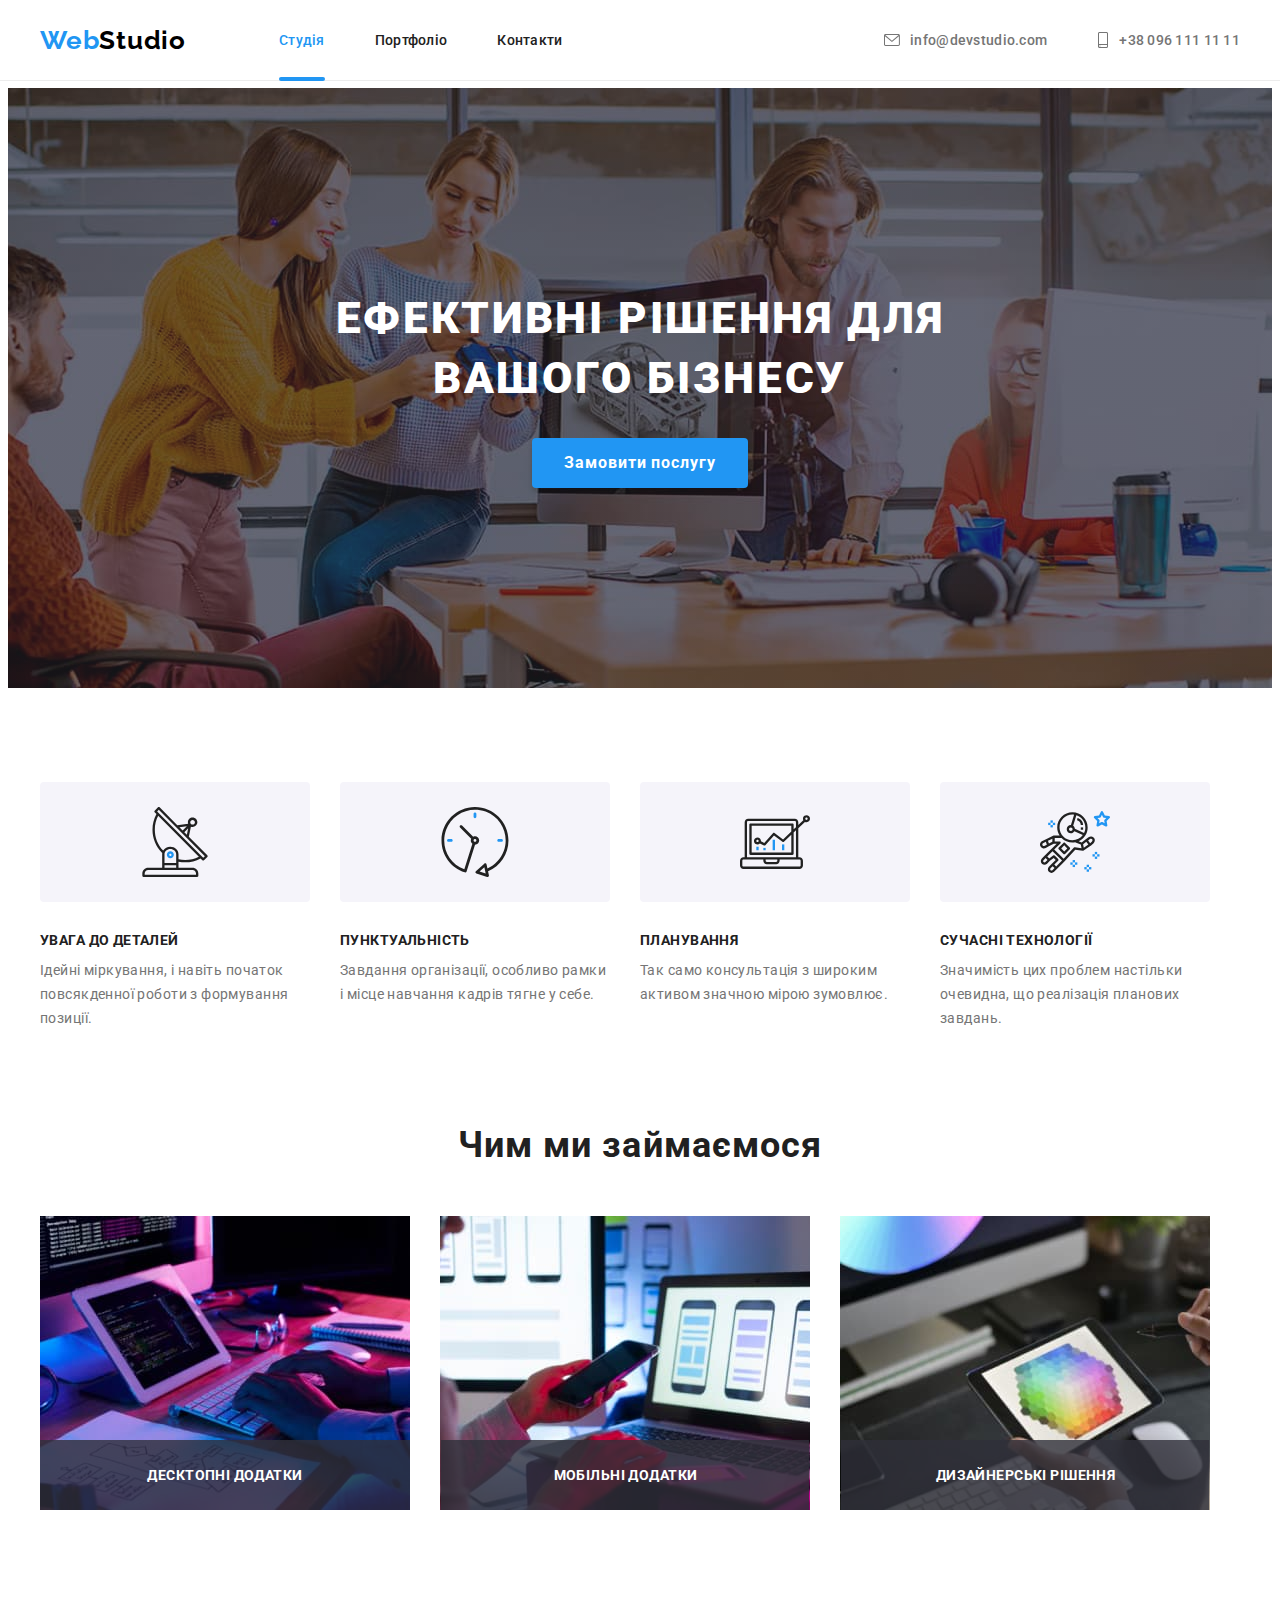
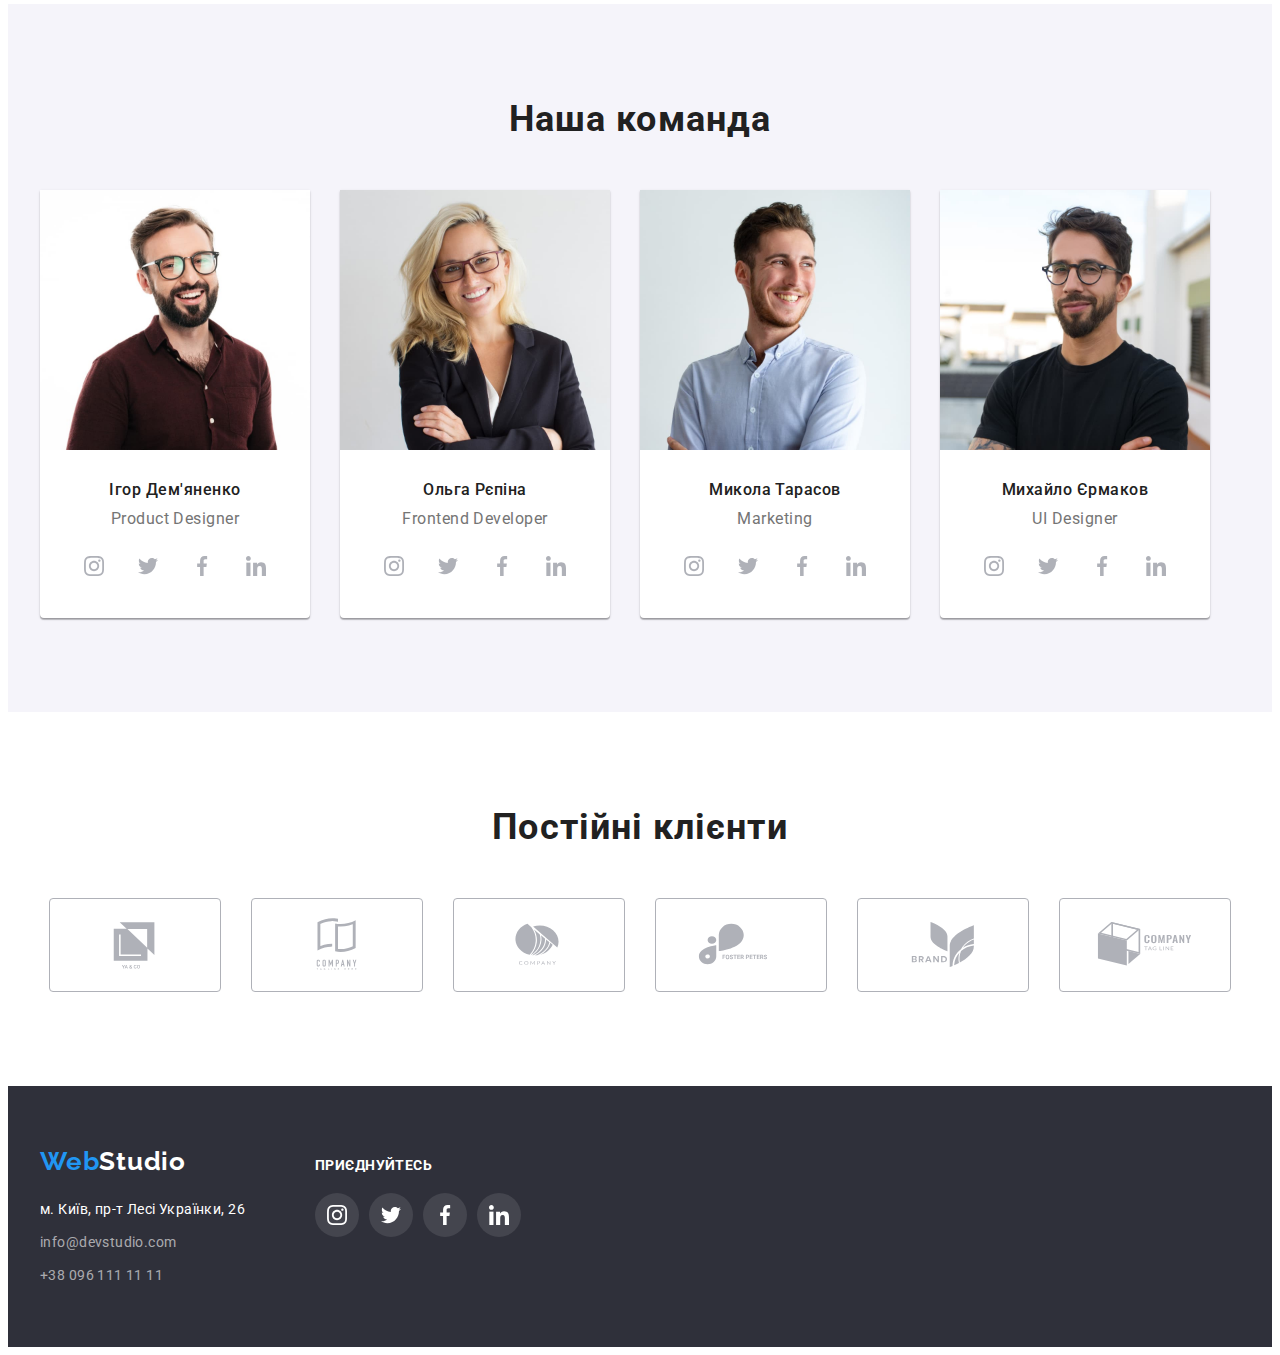
<file: index.html>
<!DOCTYPE html>
<html lang="uk">

<head>
    <meta charset="UTF-8" />
    <meta http-equiv="X-UA-Compatible" content="IE=edge" />
    <meta name="viewport" content="width=device-width, initial-scale=1.0" />
    <title>goit-markup-hw-02</title>
    <link rel="preconnect" href="https://fonts.googleapis.com" />
    <link rel="preconnect" href="https://fonts.gstatic.com" crossorigin />
    <link rel="preconnect" href="https://fonts.googleapis.com" />
    <link rel="preconnect" href="https://fonts.gstatic.com" crossorigin />
    <link
        href="https://fonts.googleapis.com/css2?family=Raleway:wght@700&family=Roboto:wght@400;500;700;900&display=swap"
        rel="stylesheet" />
    <link rel="stylesheet" href="https://cdnjs.cloudflare.com/ajax/libs/modern-normalize/1.1.0/modern-normalize.min.css"
        integrity="sha512-wpPYUAdjBVSE4KJnH1VR1HeZfpl1ub8YT/NKx4PuQ5NmX2tKuGu6U/JRp5y+Y8XG2tV+wKQpNHVUX03MfMFn9Q=="
        crossorigin="anonymous" referrerpolicy="no-referrer" />
    <link rel="stylesheet" href="./css/styles.css" />
</head>

<body>
    
        <header class="header">
            <div class="container header-container">
                <nav class="header-nav">
                    <a href="./index.html" class="header-logo">
                        <span class="first-part-logo">Web</span><span class="last-part-logo">Studio</span></a>

                    <ul class="header-nav-list">
                        <li class="header-nav-item">
                            <a class="header-nav-link current" href="./index.html">Студія</a>
                        </li>
                        <li class="header-nav-item">
                            <a class="header-nav-link " href="./portfolio.html">Портфоліо</a>
                        </li>
                        <li class="header-nav-item">
                            <a class="header-nav-link " href="#">Контакти</a>
                        </li>
                    </ul>
                </nav>
                <ul class="header-contacts-list">
                    <div class="gob">
                    <li class="header-contact-item">
                        <a class="header-contact-link" href="mailto:info@devstudio.com">
                            <svg class="contact-icon icon-envelope" width="16px" height="12px">
                                <use href="./images/icons.svg#icon-envelope"></use>
                            </svg>
                            info@devstudio.com</a>
                        </div>
                    </li>

                    <li class="header-contact-item">
                        <div class="gob">
                        <a class="header-contact-link width" href="tel:+380961111111">
                            <svg class="contact-icon icon-smartphone" width="12px" height="16px">
                                <use href="./images/icons.svg#icon-smartphone"></use>
                            </svg>
                            +38 096 111 11 11</a>
                        </div>
                    </li>
                </ul>
            </div>
        </header>

        <main>
            <section class="section hero hero-background">
                <div class="container">
                    <h1 class="hero-title">Ефективні рішення для вашого бізнесу</h1>
                    <button class="hero-btn" type="button" data-modal-open>Замовити послугу</button>
                </div>
            </section>

            <section class="section about">
                <div class="container">
                    <h2 class="visually-hidden">Наші переваги</h2>
                    <ul class="about-list">
                        <li class="about-list-item">
                            <div class="box-icon">
                                <svg class="client-icon" width="70" height="70">
                                    <use href="./images/icons.svg#icon-antenna-1"></use>
                                </svg>
                            </div>
                            <h3 class="about-title-futures">Увага до деталей</h3>
                            <p class="about-text-item">
                                Ідейні міркування, і навіть початок повсякденної роботи з
                                формування позиції.
                            </p>
                        </li>
                        <li class="about-list-item">
                            <div class="box-icon">
                                <svg class="client-icon" width="70" height="70">
                                    <use href="./images/icons.svg#icon-clock-1"></use>
                                </svg>
                            </div>
                            <h3 class="about-title-futures">Пунктуальність</h3>
                            <p class="about-text-item">
                                Завдання організації, особливо рамки і місце навчання кадрів
                                тягне у себе.
                            </p>
                        </li>
                        <li class="about-list-item">
                            <div class="box-icon">
                                <svg class="client-icon" width="70" height="70">
                                    <use href="./images/icons.svg#icon-diagram-1"></use>
                                </svg>
                            </div>
                            <h3 class="about-title-futures">Планування</h3>
                            <p class="about-text-item">
                                Так само консультація з широким активом значною мірою
                                зумовлює.
                            </p>
                        </li>
                        <li class="about-list-item">
                            <div class="box-icon">
                                <svg class="client-icon" width="70" height="70">
                                    <use href="./images/icons.svg#icon-astronaut-1"></use>
                                </svg>
                            </div>
                            <h3 class="about-title-futures">Сучасні технології</h3>
                            <p class="about-text-item">
                                Значимість цих проблем настільки очевидна, що реалізація
                                планових завдань.
                            </p>
                        </li>
                    </ul>
                </div>
            </section>

            <section class="section img-box">
                <div class="container">
                    <h2 class="img-box-title title">Чим ми займаємося</h2>
                    <ul class="img-box-list">
                        
                        <li class="img-box-item">
                            <img src="./images//box1.jpg" alt="фото програмування" width="370" />
                            <div class="box-title">
                            <p class="box-style-title desk-add">Десктопні додатки</p>
                        </div>
                        </li>
        
                        <li class="img-box-item">
                            <img src="./images//box2.jpg" alt="фото телефону" width="370" />
                            <div class="box-title">
                                <p class="box-style-title phone-add">Мобільні додатки</p>
                            </div>
                        </li>

                        <li class="img-box-item">
                            <img src="./images//box3.jpg" alt="фото планшету" width="370" />
                            <div class="box-title">
                                <p class="box-style-title desine">Дизайнерські рішення</p>
                            </div>
                        </li>

                    </ul>
                </div>
            </section>

            <section class="section team-section">
                <div class="container">
                    <div class="team">
                        <h2 class="title-team">Наша команда</h2>
                        <ul class="list-team">
                            <li class="card-styles card">                                
                                <img src="./images//img0.jpg" alt="Фото Ігор Дем'яненко" width="270" />
                                <div class="team-card-div">
                                    <h3 class="title-name">Ігор Дем'яненко</h3>
                                    <p class="text-position">Product Designer</p>

                                    <ul class="social-icons">
                                        <li>
                                            <a href="#" class="social-link">
                                                <svg class="socials-icon instagram" width="20" height="20">
                                                    <use href="./images/icons.svg#instagram"></use>
                                                </svg>
                                            </a>
                                        </li>
                                        <li>
                                            <a href="#" class="social-link">
                                                <svg class="socials-icon twitter" width="20" height="20">
                                                    <use href="./images/icons.svg#twitter"></use>
                                                </svg>
                                            </a>
                                        </li>
                                        <li>
                                            <a href="#" class="social-link">
                                                <svg class="socials-icon facebook" width="20" height="20">
                                                    <use href="./images/icons.svg#facebook"></use>
                                                </svg>
                                            </a>
                                        </li>
                                        <li>
                                            <a href="#" class="social-link">
                                                <svg class="socials-icon linkedin" width="20" height="20">
                                                    <use href="./images/icons.svg#linkedin"></use>
                                                </svg>
                                            </a>
                                        </li>
                                    </ul>
                                </div>
                            </li>
                            <li class="card-styles card">
                                <img src="./images//img1.jpg" alt="Фото Ольга Рєпіна" width="270" />
                                <div class="team-card-div">
                                    <h3 class="title-name">Ольга Рєпіна</h3>
                                    <p class="text-position">Frontend Developer</p>
                                    <ul class="social-icons">
                                        <li>
                                            <a href="#" class="social-link">
                                                <svg class="socials-icon icon" width="20" height="20">
                                                    <use href="./images/icons.svg#instagram"></use>
                                                </svg>
                                            </a>
                                        </li>
                                        <li>
                                            <a href="#" class="social-link">
                                                <svg class="socials-icon icon" width="20" height="20">
                                                    <use href="./images/icons.svg#twitter"></use>
                                                </svg>
                                            </a>
                                        </li>
                                        <li>
                                            <a href="#" class="social-link">
                                                <svg class="socials-icon facebook" width="20" height="20">
                                                    <use href="./images/icons.svg#facebook"></use>
                                                </svg>
                                            </a>
                                        </li>
                                        <li>
                                            <a href="#" class="social-link">
                                                <svg class="socials-icon linkedin" width="20" height="20">
                                                    <use href="./images/icons.svg#linkedin"></use>
                                                </svg>
                                            </a>
                                        </li>
                                    </ul>
                                </div>
                            </li>
                            <li class="card-styles card">
                                <img src="./images//img2.jpg" alt=" Фото Микола Тарасов" width="270" />
                                <div class="team-card-div">
                                    <h3 class="title-name">Микола Тарасов</h3>
                                    <p class="text-position">Marketing</p>
                                    <ul class="social-icons">
                                        <li>
                                            <a href="#" class="social-link">
                                                <svg class="socials-icon instagram" width="20" height="20">
                                                    <use href="./images/icons.svg#instagram"></use>
                                                </svg>
                                            </a>
                                        </li>
                                        <li>
                                            <a href="#" class="social-link">
                                                <svg class="socials-icon twitter" width="20" height="20">
                                                    <use href="./images/icons.svg#twitter"></use>
                                                </svg>
                                            </a>
                                        </li>
                                        <li>
                                            <a href="#" class="social-link">
                                                <svg class="socials-icon facebook" width="20" height="20">
                                                    <use href="./images/icons.svg#facebook"></use>
                                                </svg>
                                            </a>
                                        </li>
                                        <li>
                                            <a href="#" class="social-link">
                                                <svg class="socials-icon linkedin" width="20" height="20">
                                                    <use href="./images/icons.svg#linkedin"></use>
                                                </svg>
                                            </a>
                                        </li>
                                    </ul>
                                </div>
                            </li>
                            <li class="card-styles card">
                                <img src="./images//img3.jpg" alt="Фото Михайло Єрмаков" width="270" />
                                <div class="team-card-div">
                                    <h3 class="title-name">Михайло Єрмаков</h3>
                                    <p class="text-position">UI Designer</p>
                                    <ul class="social-icons">
                                        <li>
                                            <a href="#" class="social-link">
                                                <svg class="socials-icon instagram" width="20" height="20">
                                                    <use href="./images/icons.svg#instagram"></use>
                                                </svg>
                                            </a>
                                        </li>
                                        <li>
                                            <a href="#" class="social-link">
                                                <svg class="socials-icon twitter" width="20" height="20">
                                                    <use href="./images/icons.svg#twitter"></use>
                                                </svg>
                                            </a>
                                        </li>
                                        <li>
                                            <a href="#" class="social-link">
                                                <svg class="socials-icon facebook" width="20" height="20">
                                                    <use href="./images/icons.svg#facebook"></use>
                                                </svg>
                                            </a>
                                        </li>
                                        <li>
                                            <a href="#" class="social-link">
                                                <svg class="socials-icon linkedin" width="20" height="20">
                                                    <use href="./images/icons.svg#linkedin"></use>
                                                </svg>
                                            </a>
                                        </li>
                                    </ul>
                                </div>
                            </li>
                        </ul>
                    </div>
                </div>
            </section>
            <section class="clients">
                <div class="container">
                <h2 class="clients-title">Постійні клієнти</h2>
                <ul class="client-list">
                    <li>
                        <a href="#" class="client-link">
                            <svg class="client-icon" width="106" height="60">
                                <use href="./images/icons.svg#icon-logo"></use>
                            </svg></a>
                    </li>
                    <li>
                        <a href="#" class="client-link">
                            <svg class="client-icon" width="106" height="60">
                                <use href="./images/icons.svg#icon-logo-1"></use>
                            </svg></a>
                    </li>
                    <li>
                        <a href="#" class="client-link">
                            <svg class="client-icon" width="106" height="60">
                                <use href="./images/icons.svg#icon-logo-2"></use>
                            </svg></a>
                    </li>
                    <li>
                        <a href="#" class="client-link">
                            <svg class="client-icon" width="106" height="60">
                                <use href="./images/icons.svg#icon-logo-3"></use>
                            </svg></a>
                    </li>
                    <li>
                        <a href="#" class="client-link">
                            <svg class="client-icon" width="106" height="60">
                                <use href="./images/icons.svg#icon-logo-4"></use>
                            </svg></a>
                    </li>
                    <li>
                        <a href="#" class="client-link">
                            <svg class="client-icon" width="106" height="60">
                                <use href="./images/icons.svg#icon-logo-5"></use>
                            </svg></a>
                    </li>
                </ul>
             </div>
            </section>
        </main>

        <footer class="footer">
            <div class="container">
                <div class="footer-container">
             <div class="footer-folow">
                <a href="./index.html" class="footer-logo">
                    <span class="first-part-logo">Web</span><span
                        class="last-part-logo last-color-logo">Studio</span></a>
                        
                    <address class="footer-adress">
                        <ul class="footer-list">
                            <li class="link">
                                <a class="footer-adress-link " href="https://goo.gl/maps/CPtrU1FHBa2aNyZL9"
                                    target="_blank" rel="noopener noreferrer nofollow">м. Київ, пр-т Лесі Українки,
                                    26</a>
                            </li>
                            <li class="link">
                                <a class="footer-contact-link " href="mailto:info@devstudio.com"
                                    lang="en">info@devstudio.com</a>
                            </li>
                            <li class="link">
                                <a class="footer-contact-link " href="tel:+380961111111">+38 096 111 11 11</a>
                            </li>
                        </ul>
                    </address>
                </div>
                <div class="folow">
                    <p class="footer-icon-title">ПРИЄДНУЙТЕСЬ</p>
                    <ul class="footer-icon-item">
                        <li><a href="#" class="footer-link-icon"><svg class="footer-icon" width="20" height="20">
                                    <use href="./images/icons.svg#instagram"></use>
                                </svg></a></li>

                        <li><a href="#" class="footer-link-icon"><svg class="footer-icon" width="20" height="20">
                                    <use href="./images/icons.svg#twitter"></use>
                                </svg></a></li>

                        <li><a href="#" class="footer-link-icon"><svg class="footer-icon" width="20" height="20">
                                    <use href="./images/icons.svg#facebook"></use>
                                </svg></a></li>

                        <li><a href="#" class="footer-link-icon"><svg class="footer-icon" width="20" height="20">
                                    <use href="./images/icons.svg#linkedin"></use>
                                </svg></a></li>
                    </ul>
                </div>
            </div>
                
            </div>
        </footer>
        <div class="backdrop is-hidden" data-modal>
            <div class="modal">
                <button class="close-btn" data-modal-close>
                    <svg class="icon icon-close" width="11px" height="11px">
                        <use href="./images/icons.svg#icon-close">
                        </use>
                    </svg>
                </button>

</div>
        </div>
        <script src="./modal.js"></script>
     
       
</body>

</html>
</file>
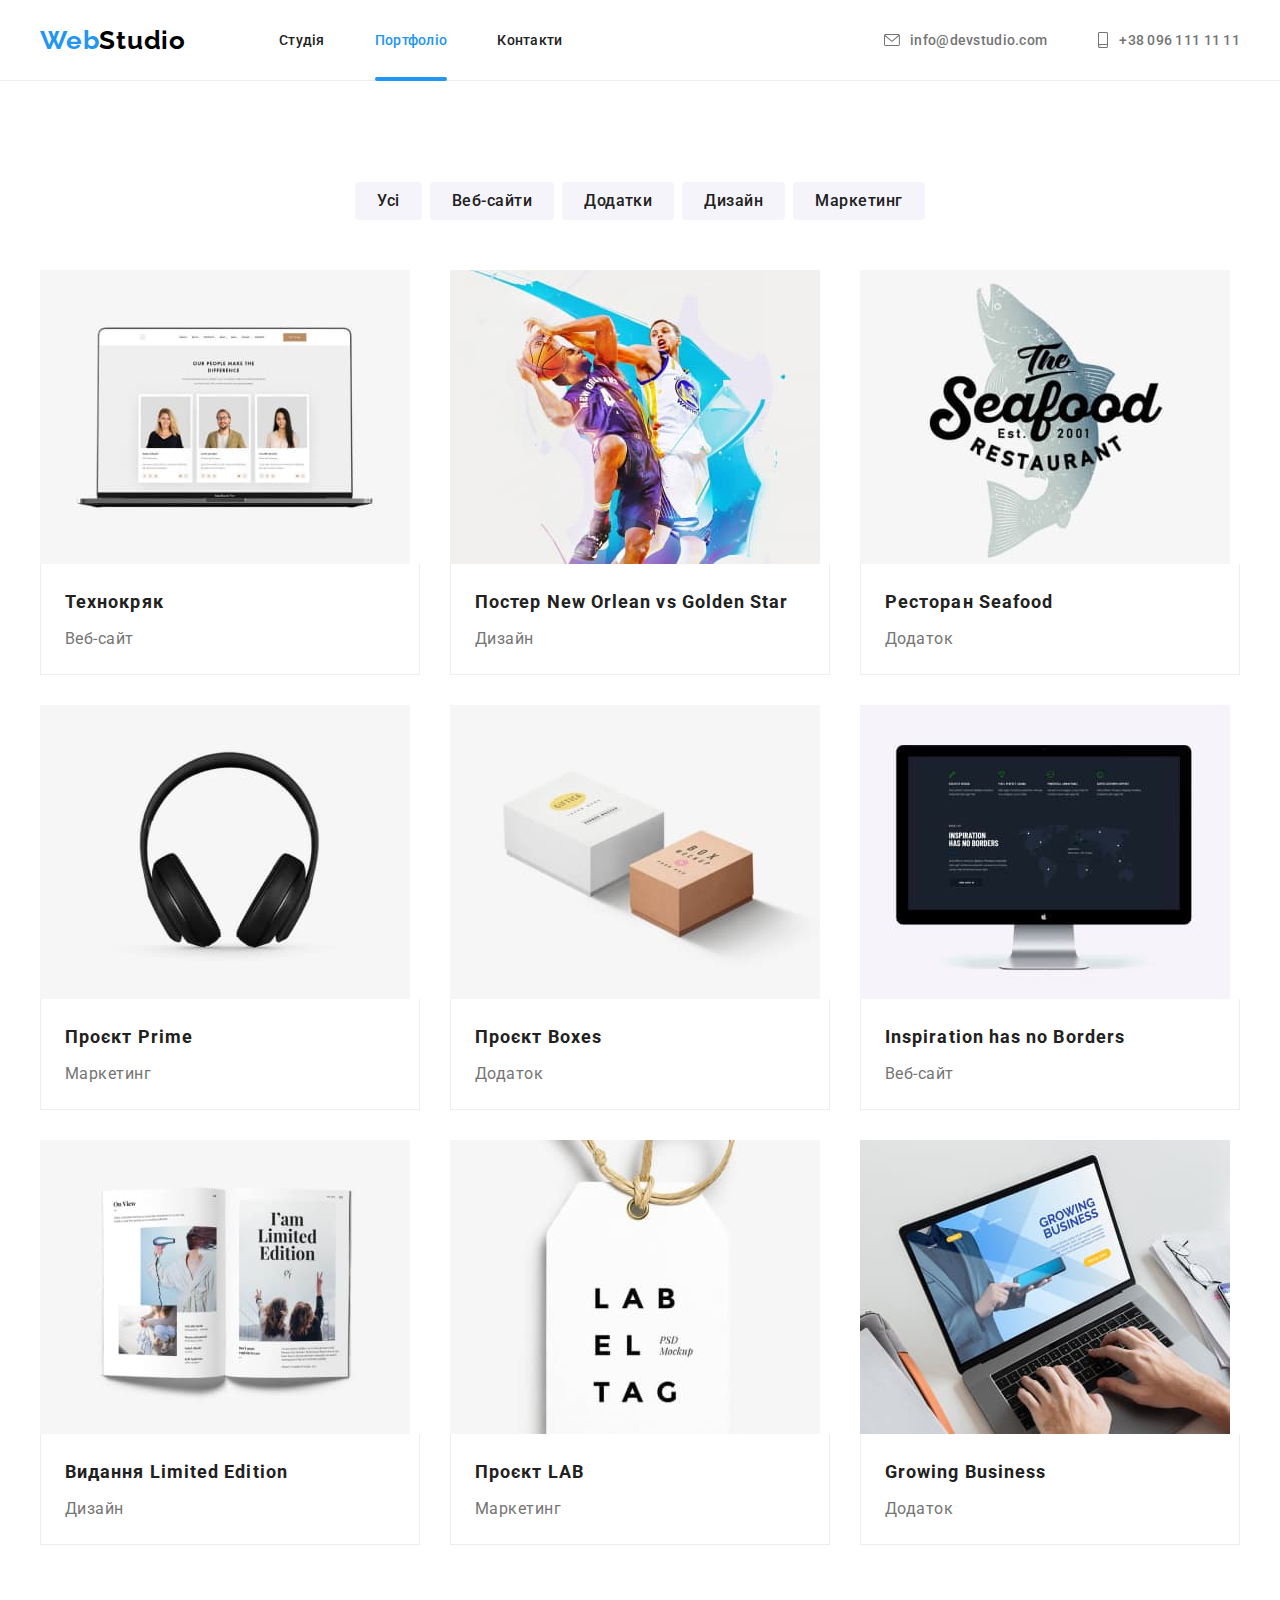
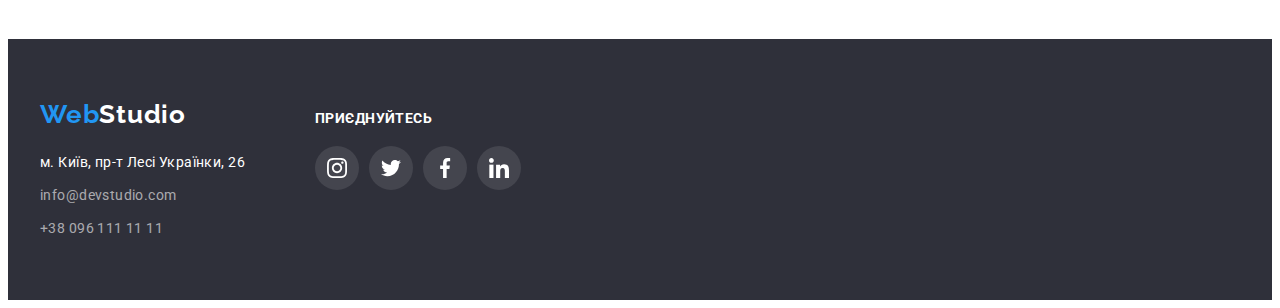
<file: portfolio.html>
<!DOCTYPE html>
<html lang="uk">

<head>
    <meta charset="UTF-8" />
    <meta http-equiv="X-UA-Compatible" content="IE=edge" />
    <meta name="viewport" content="width=device-width, initial-scale=1.0" />
    <title>goit-markup-hw-02</title>
    <link rel="preconnect" href="https://fonts.googleapis.com" />
    <link rel="preconnect" href="https://fonts.gstatic.com" crossorigin />
    <link rel="preconnect" href="https://fonts.googleapis.com" />
    <link rel="preconnect" href="https://fonts.gstatic.com" crossorigin />
    <link
        href="https://fonts.googleapis.com/css2?family=Raleway:wght@700&family=Roboto:wght@400;500;700;900&display=swap"
        rel="stylesheet" />
    <link rel="stylesheet" href="https://cdnjs.cloudflare.com/ajax/libs/modern-normalize/1.1.0/modern-normalize.min.css"
        integrity="sha512-wpPYUAdjBVSE4KJnH1VR1HeZfpl1ub8YT/NKx4PuQ5NmX2tKuGu6U/JRp5y+Y8XG2tV+wKQpNHVUX03MfMFn9Q=="
        crossorigin="anonymous" referrerpolicy="no-referrer" />
    <link rel="stylesheet" href="./css/styles.css" />
</head>

<body>
    <div class="contaniner">
        <header class="header">
            <div class="container header-container">
                <nav class="header-nav">
                    <a href="./index.html" class="header-logo">
                        <span class="first-part-logo">Web</span><span class="last-part-logo">Studio</span></a>

                    <ul class="header-nav-list">
                        <li class="header-nav-item">
                            <a class="header-nav-link" href="./index.html">Студія</a>
                        </li>
                        <li class="header-nav-item">
                            <a class="header-nav-link current" href="./portfolio.html">Портфоліо</a>
                        </li>
                        <li class="header-nav-item">
                            <a class="header-nav-link" href="#">Контакти</a>
                        </li>
                    </ul>
                </nav>
                <ul class="header-contacts-list">
                    <li class="header-contact-item">
                        <a class="header-contact-link" href="mailto:info@devstudio.com">
                            <svg class="contact-icon icon-envelope" width="16px" height="12px">
                                <use href="./images/icons.svg#icon-envelope"></use>
                            </svg>
                            info@devstudio.com</a>
                    </li>
                    <li class="header-contact-item">
                        <a class="header-contact-link width" href="tel:+380961111111">
                            <svg class="contact-icon icon-smartphone" width="12px" height="16px">
                                <use href="./images/icons.svg#icon-smartphone"></use>
                            </svg>
                            +38 096 111 11 11</a>
                    </li>
                </ul>
            </div>
        </header>
        <main>
            <section class="section-portfolio">
                <div class="container">
                    <h1 class="visually-hidden">Портфоліо</h1>

                    <ul class="menu-btn">
                        <li class="btn-nav-li">
                            <button class="btn-nav" type="button">Усі</button>
                        </li>
                        <li class="btn-nav-li">
                            <button class="btn-nav" type="button">Веб-сайти</button>
                        </li>
                        <li class="btn-nav-li">
                            <button class="btn-nav" type="button">Додатки</button>
                        </li>
                        <li class="btn-nav-li">
                            <button class="btn-nav" type="button">Дизайн</button>
                        </li>
                        <li class="btn-nav-li">
                            <button class="btn-nav" type="button">Маркетинг</button>
                        </li>
                    </ul>

                    <ul class="card-list">
                        <li class="item">
                            <div class="card-thumb">
                            <img src="./images/portf1.jpg" alt="Технокряк" width="370" />
                            <div class="overlay">
                                <p class="overlay-text">Ресурс пропонує комплексні пропозиції з різним рівнем функціоналу та сервісів. Все це дозволить відвідувачу отримати вичерпні відомості про компанію чи приватну особу.</p>
                                </div>
                            </div>
                            <div class="card-div">
                                <h2 class="portfolio-title-item">Технокряк</h2>
                                <p class="portfolio-text-item">Веб-сайт</p>
                            </div>
                        </li>

                        <li class="item">
                            <div class="card-thumb">
                            <img src="./images/portf2.jpg" alt="Постер New Orlean vs Golden Star" width="370" />
                            <div class="overlay">
                                <p class="overlay-text">Ресурс пропонує комплексні пропозиції з різним рівнем функціоналу та сервісів. Все це дозволить відвідувачу отримати вичерпні відомості про компанію чи приватну особу.</p>
                                </div>
                            </div>
                            <div class="card-div">
                                <h2 class="portfolio-title-item">
                                    Постер New Orlean vs Golden Star
                                </h2>
                                <p class="portfolio-text-item">Дизайн</p>
                            </div>
                        </li>

                        <li class="item">
                            <div class="card-thumb">
                            <img src="./images/portf3.jpg" alt="Ресторан Seafood" width="370" />
                            <div class="overlay">
                                <p class="overlay-text">Ресурс пропонує комплексні пропозиції з різним рівнем функціоналу та сервісів. Все це дозволить відвідувачу отримати вичерпні відомості про компанію чи приватну особу.</p>
                                </div>
                            </div>
                            <div class="card-div">
                                <h2 class="portfolio-title-item">Ресторан Seafood</h2>
                                <p class="portfolio-text-item">Додаток</p>
                            </div>
                        </li>

                        <li class="item">
                            <div class="card-thumb">
                            <img src="./images/portf4.jpg" alt="Проєкт Prime" width="370" />
                            <div class="overlay">
                                <p class="overlay-text">Ресурс пропонує комплексні пропозиції з різним рівнем функціоналу та сервісів. Все це дозволить відвідувачу отримати вичерпні відомості про компанію чи приватну особу.</p>
                                </div>
                            </div>
                            <div class="card-div">
                                <h2 class="portfolio-title-item">Проєкт Prime</h2>
                                <p class="portfolio-text-item">Маркетинг</p>
                            </div>
                        </li>

                        <li class="item">
                            <div class="card-thumb">
                            <img src="./images/portf5.jpg" alt="Проєкт Boxes" width="370" />
                            <div class="overlay">
                                <p class="overlay-text">Ресурс пропонує комплексні пропозиції з різним рівнем функціоналу та сервісів. Все це дозволить відвідувачу отримати вичерпні відомості про компанію чи приватну особу.</p>
                                </div>
                            </div>
                            <div class="card-div">
                                <h2 class="portfolio-title-item">Проєкт Boxes</h2>
                                <p class="portfolio-text-item">Додаток</p>
                            </div>
                        </li>

                        <li class="item">
                            <div class="card-thumb">
                            <img src="./images/portf6.jpg" alt="Inspiration has no Borders" width="370" />
                            <div class="overlay">
                                <p class="overlay-text">Ресурс пропонує комплексні пропозиції з різним рівнем функціоналу та сервісів. Все це дозволить відвідувачу отримати вичерпні відомості про компанію чи приватну особу.</p>
                                </div>
                            </div>
                            <div class="card-div">
                                <h2 class="portfolio-title-item">
                                    Inspiration has no Borders
                                </h2>
                                <p class="portfolio-text-item">Веб-сайт</p>
                            </div>
                        </li>

                        <li class="item">
                            <div class="card-thumb">
                            <img src="./images/portf7.jpg" alt="Видання Limited Edition" width="370" />
                            <div class="overlay">
                                <p class="overlay-text">Ресурс пропонує комплексні пропозиції з різним рівнем функціоналу та сервісів. Все це дозволить відвідувачу отримати вичерпні відомості про компанію чи приватну особу.</p>
                                </div>
                            </div>
                            <div class="card-div">
                                <h2 class="portfolio-title-item">Видання Limited Edition</h2>
                                <p class="portfolio-text-item">Дизайн</p>
                            </div>
                        </li>

                        <li class="item">
                            <div class="card-thumb">
                            <img src="./images/portf8.jpg" alt="Проєкт LAB" width="370" />
                            <div class="overlay">
                                <p class="overlay-text">Ресурс пропонує комплексні пропозиції з різним рівнем функціоналу та сервісів. Все це дозволить відвідувачу отримати вичерпні відомості про компанію чи приватну особу.</p>
                                </div>
                            </div>
                            <div class="card-div">
                                <h2 class="portfolio-title-item">Проєкт LAB</h2>
                                <p class="portfolio-text-item">Маркетинг</p>
                            </div>
                        </li>

                        <li class="item down">
                            <div class="card-thumb">
                            <img src="./images/portf9.jpg" alt="Growing Business" width="370" />
                            <div class="overlay">
                                <p class="overlay-text">Ресурс пропонує комплексні пропозиції з різним рівнем функціоналу та сервісів. Все це дозволить відвідувачу отримати вичерпні відомості про компанію чи приватну особу.</p>
                                </div>
                            </div>
                            <div class="card-div">
                                <h2 class="portfolio-title-item">Growing Business</h2>
                                <p class="portfolio-text-item">Додаток</p>
                            </div>
                        </li>
                    </ul>
                </div>
            </section>
        </main>

        <footer class="footer">
            <div class="container">
                <div class="footer-container">
             <div class="footer-folow">
                <a href="./index.html" class="footer-logo">
                    <span class="first-part-logo">Web</span><span
                        class="last-part-logo last-color-logo">Studio</span></a>
                        
                    <address class="footer-adress">
                        <ul class="footer-list">
                            <li class="link">
                                <a class="footer-adress-link link" href="https://goo.gl/maps/CPtrU1FHBa2aNyZL9"
                                    target="_blank" rel="noopener noreferrer nofollow">м. Київ, пр-т Лесі Українки,
                                    26</a>
                            </li>
                            <li class="link">
                                <a class="footer-contact-link link" href="mailto:info@devstudio.com"
                                    lang="en">info@devstudio.com</a>
                            </li>
                            <li class="link">
                                <a class="footer-contact-link link" href="tel:+380961111111">+38 096 111 11 11</a>
                            </li>
                        </ul>
                    </address>
                </div>
                <div class="folow">
                    <p class="footer-icon-title">ПРИЄДНУЙТЕСЬ</p>
                    <ul class="footer-icon-item">
                        <li><a href="#" class="footer-link-icon"><svg class="footer-icon" width="20" height="20">
                                    <use href="./images/icons.svg#instagram"></use>
                                </svg></a></li>

                        <li><a href="#" class="footer-link-icon"><svg class="footer-icon" width="20" height="20">
                                    <use href="./images/icons.svg#twitter"></use>
                                </svg></a></li>

                        <li><a href="#" class="footer-link-icon"><svg class="footer-icon" width="20" height="20">
                                    <use href="./images/icons.svg#facebook"></use>
                                </svg></a></li>

                        <li><a href="#" class="footer-link-icon"><svg class="footer-icon" width="20" height="20">
                                    <use href="./images/icons.svg#linkedin"></use>
                                </svg></a></li>
                    </ul>
                </div>
            </div>
                
            </div>
        </footer>
    </div>
</body>

</html>
</file>
<file: css/styles.css>
h1,h2,h3,h4,h5,h6,p {
    margin: 0px;
}
ul {
    margin: 0px;
    padding: 0px;
    list-style: none;
}
a {
    text-decoration: none;
  
}
img {
    display: block;
    
}

button {
    cursor: pointer;

}



.container {
    width: 1200px;
    padding-left: 15px;
    padding-right: 15px;
    margin: 0 auto;
    
   
}


/*root*/
:root{
    --second-font: 'Raleway';
    --first-color: #212121;
    --second-color: #2196F3;
    --element-font-color:  #FFFFFF;
}
body {
    font-family: "Roboto", sans-serif;
    color: var(--first-color);
    background-color:var(--element-font-color);
    padding-top: 80px;
    }

/*header*/
.header { 
    border-bottom: 1px solid #ECECEC;
    position: fixed;
    width: 100%;
    top:0;
    left: 0;
    z-index: 1;
    background-color: #FFFFFF;
}
.header-container{
    display: flex;
 
    
}
.header-nav {
    display: flex;
    align-items: center;
    
}


.first-part-logo {
    font-family:var(--second-font) ;
    font-style: normal;
    font-weight: 700;
    font-size: 26px;
    line-height: calc(31 / 26);
    letter-spacing: 0.03em;
    color: var(--second-color);
}

.last-part-logo {
    font-family: var(--second-font);
    font-style: normal;
    font-weight: 700;
    font-size: 26px;
    line-height: calc(31 / 26);
    letter-spacing: 0.03em;
    color: #000000;
}
.header-nav-list {
    display: flex;
    align-items: center;
    margin-left: 93px;

    
  
}
.header-nav-item:not(:first-child) {
   
    text-align: center;
    margin-left: 50px;

}
.header-contact-item:hover{
fill: #2196F3;
}




.header-nav-link {
            position: relative;
         
            font-weight: 500;
            font-size: 14px;
            line-height: calc(16 / 14);
            letter-spacing: 0.02em;
            color: var(--first-color);
            padding-top: 32px;
            padding-bottom: 32px;
            display: block;
            transition-property: color, opacity;
            transition-duration: 250ms ;
            transition-timing-function:cubic-bezier(0.4, 0, 0.2, 1) ;


    
}
.header-nav-link.current{
    color:var(--second-color);
}

.header-nav-link:hover,
.header-nav-link:focus{
    color:var(--second-color);
}


.header-nav-link::after{
    content:'' ;
    position: absolute;
    bottom: -1px;
    left: 0;

    display: block;
    width: 100%;
    height: 4px;

    border-radius: 2px;
    background-color:#2196F3;

    opacity: 0;

    transition-property: color, opacity;
    transition-duration: 250ms ;
    transition-timing-function:cubic-bezier(0.4, 0, 0.2, 1) ;

}

.header-nav-link.current::after,
.header-nav-link:hover::after,
.header-nav-link:focus::after{
    opacity: 1;
    color: var(--second-color);
    
}
/*93 215*/
.header-contacts-list {
    display: flex;
    margin-left: auto;
    
    
}
.icon-envelope{
   
}

.icon-smartphone{ 
   
}


 

.header-contact-item:not(:first-child){
    margin-left: 50px;
  
}
.header-contact-link {
            font-weight: 500;
            font-size: 14px;
            align-items: center;
            line-height: calc(16 / 14);
            letter-spacing: 0.02em;
            color: #757575; 
            padding-top: 32px;
            padding-bottom: 32px;
            display: flex ;
            transition-property: color;
            transition-duration: 250ms ;
            transition-timing-function:cubic-bezier(0.4, 0, 0.2, 1) ;        
}
.contact-icon{
    margin-right: 10px;
    fill: currentColor;
   
    
}
.header-contact-link:hover,
.header-contact-link:focus {
    color: #2196F3;
    
}




/*section hero*/
.hero {
            max-width: 1600px;
            margin-left: auto;
            margin-right: auto;
            background-color:#2F303A ;
            padding-top: 200px;
            padding-bottom: 200px;
            background-image:linear-gradient(to right,rgba(47, 48, 58, 0.4),rgba(47, 48, 58, 0.4)), url(../images/baground.jpg);
              
            background-size: cover;
            background-repeat: no-repeat;
            background-position: center;
            
            
    
}
.hero-title {
            font-weight: 900;
            font-size: 44px;
            line-height: calc(60 / 44);    
            text-align: center;
            letter-spacing: 0.06em;
            text-transform: uppercase;    
            color:var(--element-font-color);
            width: 696px;
            margin: 0 auto;
            margin-bottom: 30px;
}

.hero-btn {
            font-family: 'Roboto';
            font-style: normal;
            font-weight: 700;
            font-size: 16px;
            line-height: calc(30 / 16);
            display: flex;
            letter-spacing: 0.06em;
            background-color:var(--second-color);
            cursor: pointer;
            color: var(--element-font-color);
            border-radius: 4px;
            border: none;
            margin: 0 auto;
            padding:10px 32px 10px 32px;
            box-shadow: 0px 4px 4px rgba(0, 0, 0, 0.15);
            transition-property: background-color;
            transition-duration: 250ms ;
            transition-timing-function:cubic-bezier(0.4, 0, 0.2, 1) ;
            
 
}
.hero-btn:hover,
.hero-btn:focus {
            background-color: #188CE8;
            
}


/*section about*/
.about {
            padding-top: 94px;
            padding-bottom: 94px;
}
.visually-hidden {
            position: absolute;
            white-space: nowrap;
            width: 1px;
            height: 1px;
            overflow: hidden;
            border: 0;
            padding: 0;
            clip: rect(0 0 0 0);
            clip-path: inset(50%);
            margin: -1px;
} 

.box-icon{
    display: flex;
    width: 270px;
    height: 120px;
    background-color: #F5F4FA;
    border-radius: 4px;
    justify-content: center;
    align-items: center;
    margin-bottom: 30px;
}
.about-list {
}
.about-title-futures {
            font-weight: 700;
            font-size: 14px;
            line-height: calc(16 / 14);
            letter-spacing: 0.03em;
            text-transform: uppercase;
            color: var(--first-color);
            margin-bottom: 10px;
}
.about-text-item {
            font-weight: 400;
            font-size: 14px;
            line-height: 24px;    
            letter-spacing: 0.03em;    
            color: #757575;
            

}
.about-list-item{
    width: 270px;
   
    
    
}
.about-list-item:not(:first-child){
   margin-left: 30px;

}

.about-list{
    
    
   display: flex;
   
    
}
/*section box*/
.img-box {
            padding-bottom: 94px;
}
.img-box-title {
            font-weight: 700;
            font-size: 36px;
            line-height: calc(42 / 36);
            text-align: center;
            letter-spacing: 0.03em;    
            color: var(--first-color);
            
}
.img-box-list {
    display: flex;
    flex-wrap: wrap;
    margin-top: 50px;

}

.img-box-item:not(:first-child){
    margin-left: 30px;

}
.img-box-item{
    position: relative;
    display: flex;
    justify-content: center;
    
   
}

.box-title{
    position: absolute;
    bottom: 0;
    
    
    
}
.box-style-title{
   
   
            font-weight: 700;
            font-size: 14px;
            line-height: 16px;

            letter-spacing: 0.03em;
            text-transform: uppercase;


            color: #FFFFFF;
            background-color: rgba(47, 48, 58, 0.8);

            padding-top: 27px;
            padding-bottom: 27px;
}
.desk-add{ 
    padding-right: 107px;
    padding-left: 107px;
   
}
.phone-add{
    padding-right: 112px;
    padding-left: 113px;
}
.desine{
    padding-right: 94px;
    padding-left: 95px;
}
/*section team*/
.team-section{
    background: #F5F4FA;
    padding-top: 94px;
    padding-bottom: 94px;
    
}
.team {
            background: #F5F4FA;
            
           
}
.title-team {
            font-weight: 700;
            font-size: 36px;
            line-height: 42px;
            text-align: center;
            letter-spacing: 0.03em;
            color: var(--first-color);
            
            
            
        
}
.list-team {
            
            display: flex;
            margin-top: 50px;
               
}




.social-icons{
    display: flex;
    gap: 10px;
    justify-content: center;
    margin-top: 16px;
}

.social-link{
    display: flex;
    justify-content: center;
    align-items: center;

    width: 44px;
    height: 44px;
    background-color: #FFFFFF;
    color: #AFB1B8;
    border-radius: 50%;
    transition-property: background-color;
    transition-duration: 250ms ;
    transition-timing-function:cubic-bezier(0.4, 0, 0.2, 1) ;
}

.social-link:hover,
.social-link:focus{
    background-color: #2196F3;
    
}


.social-link:hover, .social-icon{
    fill: #FFFFFF;
    
}

.social-icon{
    transition-property: fill;
    transition-duration: 250ms ;
    transition-timing-function:cubic-bezier(0.4, 0, 0.2, 1) ;
}
.socials-icon {
    transition-property: fill;
    transition-duration: 250ms ;
}



.social-link{
    
fill: currentColor;
}






.card:not(:first-child){
    margin-left: 30px;
}
.card {
    border-radius: 0px 0px 4px 4px;
    box-shadow: 0px 1px 3px rgba(0, 0, 0, 0.12), 0px 1px 1px rgba(0, 0, 0, 0.14), 0px 2px 1px rgba(0, 0, 0, 0.2);
}
.card-styles {
            background-color: var(--element-font-color);
            width: 270px;
}
.title-name {
            font-weight: 500;
            font-size: 16px;
            line-height: calc(19 / 16);    
            text-align: center;
            letter-spacing: 0.03em;
            color: var(--first-color);

            margin-bottom: 10px;
}
.text-position {
            font-weight: 400;
            font-size: 16px;
            line-height: calc(19 / 16);    
            text-align: center;
            letter-spacing: 0.03em;    
            color: #757575;
            

}
.team-card-div {
    padding-bottom: 30px;
    padding-top: 30px;

}

/*clients*/

.clients {
    margin-top: 94px;
    margin-bottom: 94px;
}
.clients-title{
font-weight: 700;
font-size: 36px;
line-height: 42px;
text-align: center;
letter-spacing: 0.03em;

color: #212121;
margin-bottom: 50px;
}

.client-list{
    display: flex;
    justify-content: center;
    align-items: center;
    gap: 30px;
}
.client-link{
    display: flex;
    align-items: center;
    justify-content: center;
    width: 170px;
    height: 92px;
    border: 1px solid #AFB1B8;
    color:#AFB1B8 ;
    border-radius: 4px;
    transition-property:border-color, color ;
    transition-duration: 250ms ;
    transition-timing-function:cubic-bezier(0.4, 0, 0.2, 1) ;
 
    
}
.client-link:hover,
.client-link:focus{
    border-color: #2196F3;
    color: #2196F3;
   

    
}
.client-icon{
     fill: currentColor;
}


.client-icon:hover, .client-link:hover  {
   
    
}
.client-icon:hover,
.client-icon:focus{
    
    
}



/*footer*/
.footer {
            background: #2F303A;
            padding-top: 60px;
            padding-bottom: 60px;
            
            
}

    
.footer-container{

            display: flex;
            align-items: baseline;

}


.footer-adress{          
            
            margin-top: 20px;            
}




.last-color-logo {
            color: var(--element-font-color);
}

.footer-list {
            
            font-style: normal;
            


}
.link:not(:first-child){
            margin-top: 9px;
}

   

.footer-adress-link {
            font-weight: 400;
            font-size: 14px;
            line-height: calc(24 / 14);    
            letter-spacing: 0.03em;    
            color: var(--element-font-color);
            transition-property: color;
            transition-duration: 250ms ;
            transition-timing-function:cubic-bezier(0.4, 0, 0.2, 1) ;
            
}
.footer-adress-link:hover,
.footer-adress-link:focus{        
            color: var(--second-color);
           
}

.btn-nav-li:not(:first-child){
            margin-left: 8px;
}


.footer-contact-link {
            font-weight: 400;
            font-size: 14px;
            line-height: calc(24 / 14);
            letter-spacing: 0.03em;    
            color: rgba(255, 255, 255, 0.6);
            transition-property: color;
            transition-duration: 250ms ;
            transition-timing-function:cubic-bezier(0.4, 0, 0.2, 1) ;
}
.footer-contact-link:hover,
.footer-contact-link:focus {
            color: var(--second-color);
            
}

.folow{
    
            margin-left: 70px;
    
}

.footer-icon{ 
  
           justify-content: center;
   
           align-items: center;
    
    
   
}
.footer-link-icon{
            display: flex;
            justify-content: center;
            align-items: center;

            width: 44px;
            height: 44px;
            background-color: rgba(255, 255, 255, 0.1);;
            border-radius: 50%;
            fill: #FFFFFF;
            transition-property: background-color;
            transition-duration: 250ms ;
            transition-timing-function:cubic-bezier(0.4, 0, 0.2, 1) ;
}
.footer-link-icon:hover,
.footer-link-icon:focus{
            background-color: #2196F3;
            
}


.footer-icon-title{
            font-weight: 700;
            font-size: 14px;
            line-height: 16px;
            letter-spacing: 0.03em;
            text-transform: uppercase;
            display: block;
            color: #FFFFFF;



}
.footer-icon-item{
            display: flex;
            gap: 10px;
            margin-top: 20px;
}




/*portfolio*/
.section-portfolio {
            padding-top: 94px;
            padding-bottom: 94px;
    
}

.menu-btn {
            display: flex;
            margin-bottom: 50px;
            justify-content: center;
        
}



        



.btn-nav-li{
    
            border-radius: 4px;
}

.btn-nav {
            font-family: 'Roboto';
            font-style: normal;
            font-weight: 500;
            font-size: 16px;
            line-height: calc(26 / 16);
            text-align: center;
            letter-spacing: 0.03em;    
            color: var(--first-color);
            background-color: #F5F4FA;
            border-radius: 4px;
            cursor: pointer;
            padding: 6px 22px 6px 22px;
            margin: 0 auto;
            border: none;
            transition-property: background-color, color,box-shadow;
            transition-duration: 250ms ;
            transition-timing-function:cubic-bezier(0.4, 0, 0.2, 1) ;
            
            
}


.btn-nav:hover,
.btn-nav:focus{
            background-color: var(--second-color);
            color: var(--element-font-color);
            box-shadow: 0px 3px 1px rgba(0, 0, 0, 0.1), 0px 1px 2px rgba(0, 0, 0, 0.08), 0px 2px 2px rgba(0, 0, 0, 0.12);
            
}

.card-list  {
    display: flex;
    flex-wrap: wrap;
    padding: 0;
    margin: 0;
    list-style: none ;

    margin-left: -30px;
    margin-top: -30px;
    
    
}
.item {
    display: block;
    transition-property: box-shadow;
    transition-duration: 250ms ;
    transition-timing-function:cubic-bezier(0.4, 0, 0.2, 1) ;

}

.item:hover,
.item:focus{
    box-shadow: 0px 1px 1px rgba(0, 0, 0, 0.12), 0px 4px 4px rgba(0, 0, 0, 0.06), 1px 4px 6px rgba(0, 0, 0, 0.16);
   

}

    
.card-list > .item {
    flex-basis: calc(100% / 3 - 30px);

    margin-left: 30px;
    margin-top: 30px;
    
}
.portfolio-title-item {
            font-weight: 700;
            font-size: 18px;
            line-height: calc(36 / 18);    
            letter-spacing: 0.06em;    
            color: var(--first-color);
            
            
}
.portfolio-text-item {
            font-weight: 400;
            font-size: 16px;
            line-height: calc(30 / 16);    
            letter-spacing: 0.03em;    
            color: #757575;
            margin-top: 4px;
            
}

.card-div{
    border: 1px solid #EEEEEE;
    border-top: 0px;


    padding-left: 24px;
    padding-right: 24px;
    padding-top: 20px;
    padding-bottom: 20px;
}
.card-thumb{
    position: relative;
    overflow: hidden;
}
.overlay {
    position: absolute;
    top: 0;
    left: 0;

    width: 100%;
    height: 100%;

    transform: translateY(100%);

    display: flex;
    align-items: center;

    background: rgba(33, 150, 243, 0.9);
    transition-property:  transform ;
    transition-duration: 250ms ;
    transition-timing-function:cubic-bezier(0.4, 0, 0.2, 1) ;
}
.overlay-text{
    font-weight: 400;
    font-size: 18px;
    line-height: 28px;
    letter-spacing: 0.03em;

    padding-left: 24px;
    padding-right: 24px;
    

    color: #FFFFFF;
}

.item:hover .overlay{
    transform: translateY(0);
}

 


/*modal*/
.backdrop{
    position: fixed;
    top: 0;
    left: 0;
    width: 100%;
    height: 100%;
    background-color: rgba(0, 0, 0, 0.2);
    opacity: 1;
    pointer-events: initial;
    visibility: visible;
    transition-property: opacity, visibility;
    transition-duration: 250ms ;
    transition-timing-function:cubic-bezier(0.4, 0, 0.2, 1) ;
}

.backdrop.is-hidden {
    opacity: 0;
    pointer-events: none;
    visibility: hidden;
}
.modal{
    position: absolute;
    top: 50%;
    left: 50%;
    transform: translate(-50%, -50%);
    min-height: 581px;
    min-width: 528px;
    background-color: #FFFFFF;
    border-radius: 4px;

}
.close-btn{
            display: flex;
            align-items: center;
            justify-content: center;
            position: absolute;
            top: 8px;
            right: 8px;


            width: 30px;
            height: 30px;
            padding: 0;
            background-color: #FFFFFF;
            border-radius: 50%;
            border: 1px solid rgba(0, 0, 0, 0.1);
            transition-property: background-color;
            transition-duration: 250ms ;
            transition-timing-function:cubic-bezier(0.4, 0, 0.2, 1) ;
}
</file>
